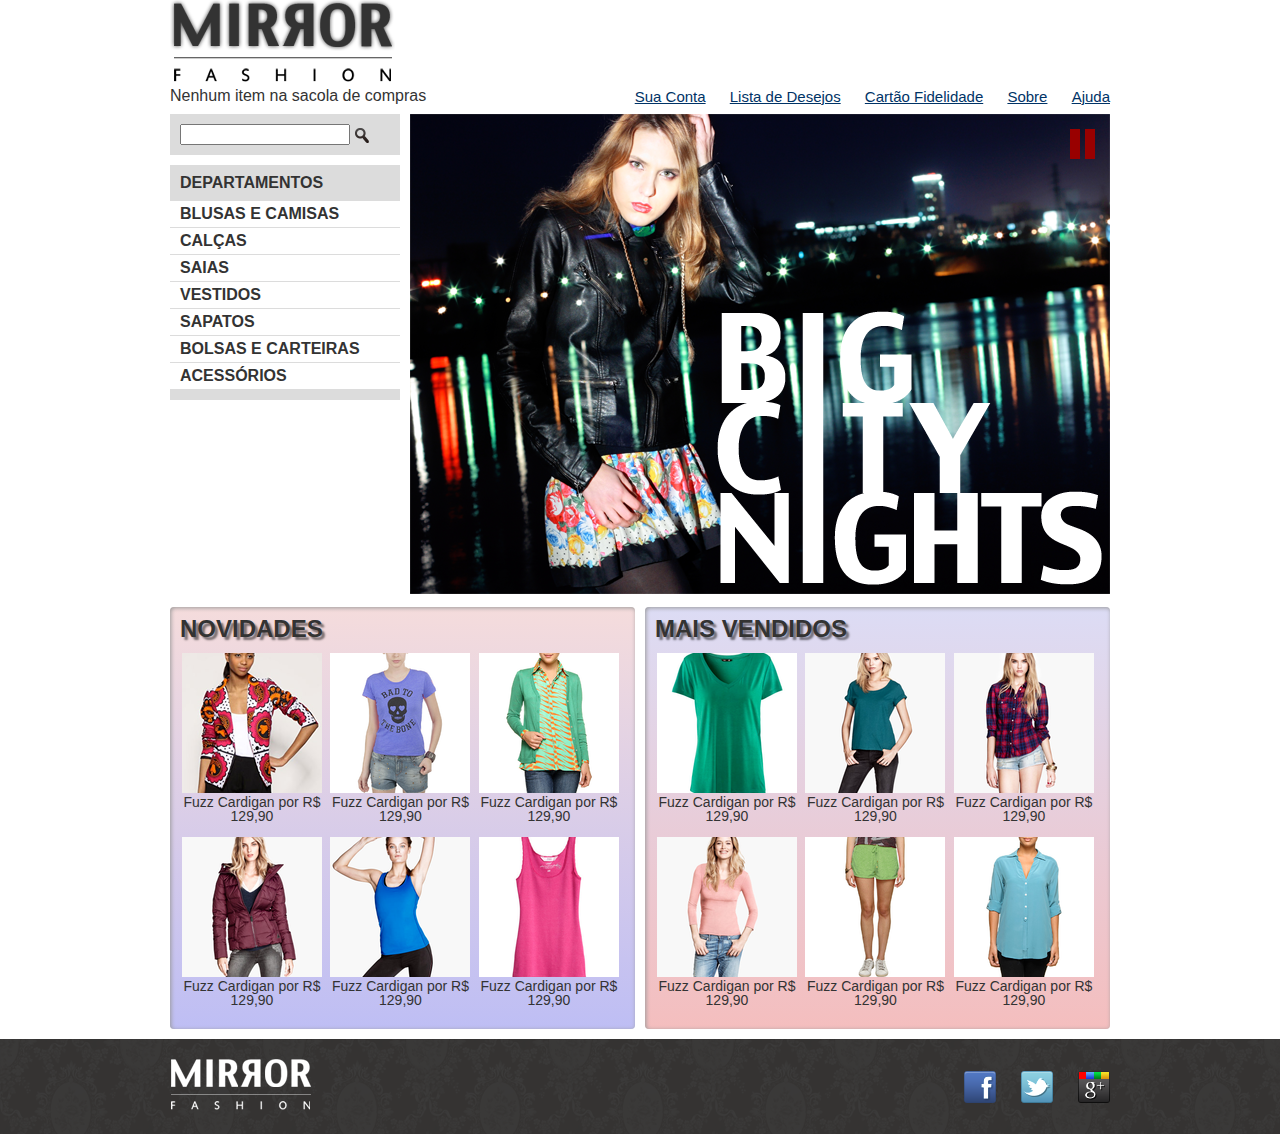
<file: index.HTML>
<!DOCTYPE html>

<html lang="pt-BR">

<head>
	<meta charset="UTF-8">
	<meta http-equiv="X-UA-Compatible" content="IE=edge">
	<meta name="viewport" content="width=device-width, initial-scale=1.0">
	<link rel="stylesheet" href="css/estilos.css">
	<link rel="stylesheet" href="css/reset_meyer.css">
	<link rel="stylesheet" href="css/mobile.css" media="(max-width: 939px)">
	<title>Mirror Fashion</title>
</head>

<body>
	<header class="container">
		<h1><img src="img/logo.png" alt="Mirror Fashion"></h1>
		
		<p class="sacola">
			Nenhum item na sacola de compras
		</p>
		
		<nav class="menu-opcoes">
			<ul>
				<li><a href="#">Sua Conta</a></li>
				<li><a href="#">Lista de Desejos</a></li>
				<li><a href="#">Cartão Fidelidade</a></li>
				<li><a href="sobre.html">Sobre</a></li>
				<li><a href="#">Ajuda</a></li>
			</ul>			
		</nav>
	</header>	
	
	<div class="container destaque">
	
		<section class="busca">
			<form>
				<input type="search">
				<input type="image" src="img/busca.png">
			</form>
		</section><!-- fim .busca -->
		
		<section class="menu-departamentos">
			<h2>Departamentos</h2>
			<nav>
				<ul>
					<li><a href="#">Blusas e Camisas</a>
						<ul>
							<li><a href="#">Manga curta</a></li>
							<li><a href="#">Manga comprida</a></li>
							<li><a href="#">Camisa social</a></li>
							<li><a href="#">Camisa casual</a></li>
						</ul>
					</li>
					<li><a href="#">Calças</a></li>
					<li><a href="#">Saias</a></li>
					<li><a href="#">Vestidos</a></li>
					<li><a href="#">Sapatos</a></li>
					<li><a href="#">Bolsas e Carteiras</a></li>
					<li><a href="#">Acessórios</a></li>
				</ul>
			</nav>
		</section><!-- fim .menu-departamentos -->
		
		<img src="img/destaque-home.png" alt="Promoção: Big City Night">
		<a href="#" class="pause"></a>
			
		<script src="js/home.js"></script>
	</div><!-- fim .container .destaque -->
	<div class="container paineis"><!-- os paineis de novidades e mais vendidos entrarão aqui dentro -->
		<section class="painel novidades">
			<h2>Novidades</h2>
			<ol>
				<!-- primeiro produto -->
				<li>
					<a href="produto.html">
						<figure>
							<img src="img/produtos/miniatura1.png">
							<figcaption>Fuzz Cardigan por R$ 129,90</figcaption>
						</figure>
					</a>					
				</li>
				<li>
					<a href="produto.html">
						<figure>
							<img src="img/produtos/miniatura2.png">
							<figcaption>Fuzz Cardigan por R$ 129,90</figcaption>
						</figure>
					</a>
				</li>
				<li>
					<a href="produto.html">
						<figure>
							<img src="img/produtos/miniatura3.png">
							<figcaption>Fuzz Cardigan por R$ 129,90</figcaption>
						</figure>
					</a>
				</li>
				<li>
					<a href="produto.html">
						<figure>
							<img src="img/produtos/miniatura4.png">
							<figcaption>Fuzz Cardigan por R$ 129,90</figcaption>
						</figure>
					</a>
				</li>
				<li>
					<a href="produto.html">
						<figure>
							<img src="img/produtos/miniatura5.png">
							<figcaption>Fuzz Cardigan por R$ 129,90</figcaption>
						</figure>
					</a>
				</li>
				<li>
					<a href="produto.html">
						<figure>
							<img src="img/produtos/miniatura6.png">
							<figcaption>Fuzz Cardigan por R$ 129,90</figcaption>
						</figure>
					</a>
				</li>
				<!-- coloque mais produtos aqui! -->
			</ol>
		</section>
		<section class="painel mais-vendidos">
			<h2>Mais Vendidos</h2>
			<ol>
				<li>
					<a href="produto.html">
						<figure>
							<img src="img/produtos/miniatura7.png">
							<figcaption>Fuzz Cardigan por R$ 129,90</figcaption>
						</figure>
					</a>
				</li>
				<li>
					<a href="produto.html">
						<figure>
							<img src="img/produtos/miniatura8.png">
							<figcaption>Fuzz Cardigan por R$ 129,90</figcaption>
						</figure>
					</a>
				</li>
				<li>
					<a href="produto.html">
						<figure>
							<img src="img/produtos/miniatura9.png">
							<figcaption>Fuzz Cardigan por R$ 129,90</figcaption>
						</figure>
					</a>
				</li>
				<li>
					<a href="produto.html">
						<figure>
							<img src="img/produtos/miniatura10.png">
							<figcaption>Fuzz Cardigan por R$ 129,90</figcaption>
						</figure>
					</a>
				</li>
				<li>
					<a href="produto.html">
						<figure>
							<img src="img/produtos/miniatura11.png">
							<figcaption>Fuzz Cardigan por R$ 129,90</figcaption>
						</figure>
					</a>
				</li>
				<li>
					<a href="produto.html">
						<figure>
							<img src="img/produtos/miniatura12.png">
							<figcaption>Fuzz Cardigan por R$ 129,90</figcaption>
						</figure>
					</a>
				</li>
			</ol>
		</section>
	</div>
	<footer>
		<div class="container">
			<img src="img/logo-rodape.png" alt="Logo Mirror Fashion">
			<ul class="social">
				<li><a href="http://facebook.com/mirrorfashion">Facebook</a></li>
				<li><a href="http://twitter.com/mirrorfashion">Twitter</a></li>
				<li><a href="http://plus.google.com/mirrorfashion">Google+</a></li>
			</ul>
		</div>
	</footer>
</body>
</html>
</file>
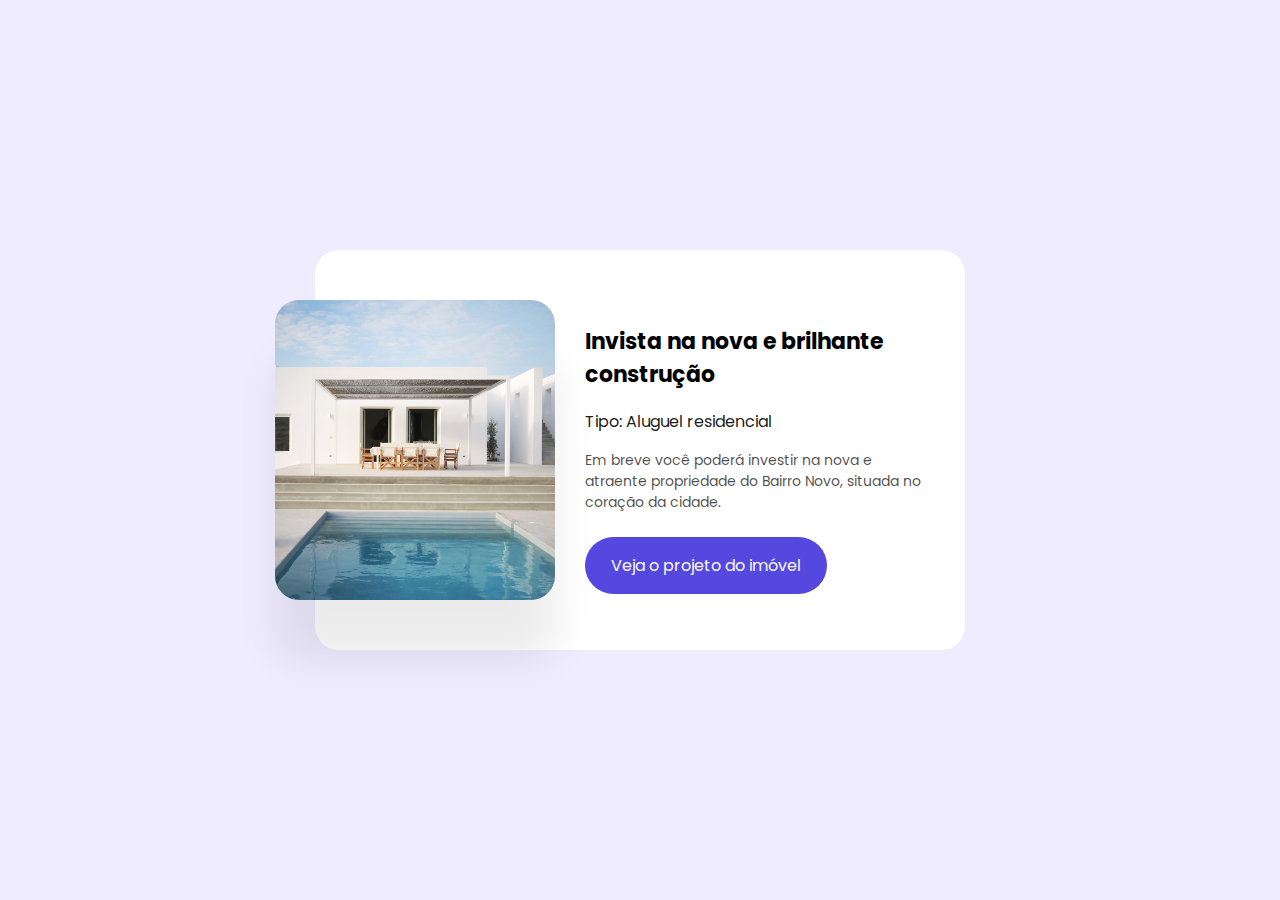
<file: desafios/card-1/index.html>
<!DOCTYPE html>
<html lang="pt-BR">
  <head>
    <meta charset="UTF-8" />
    <meta http-equiv="X-UA-Compatible" content="IE=edge" />
    <meta name="viewport" content="width=device-width, initial-scale=1.0" />
    <title>Card 1</title>
    <link rel="stylesheet" href="styles.css" />
    <link rel="preconnect" href="https://fonts.googleapis.com" />
    <link rel="preconnect" href="https://fonts.gstatic.com" crossorigin />
    <link
      href="https://fonts.googleapis.com/css2?family=Poppins:wght@300;400;500&display=swap"
      rel="stylesheet"
    />
  </head>
  <body>
    <div class="card">
      <img src="image.jpeg" />
      <div>
        <h2>Invista na nova e brilhante construção</h2>
        <h3>Tipo: Aluguel residencial</h3>
        <p>
          Em breve você poderá investir na nova e atraente propriedade do Bairro Novo, 
          situada no coração da cidade.
        </p>
        <button>Veja o projeto do imóvel</button>
      </div>
    </div>
  </body>
</html>
</file>
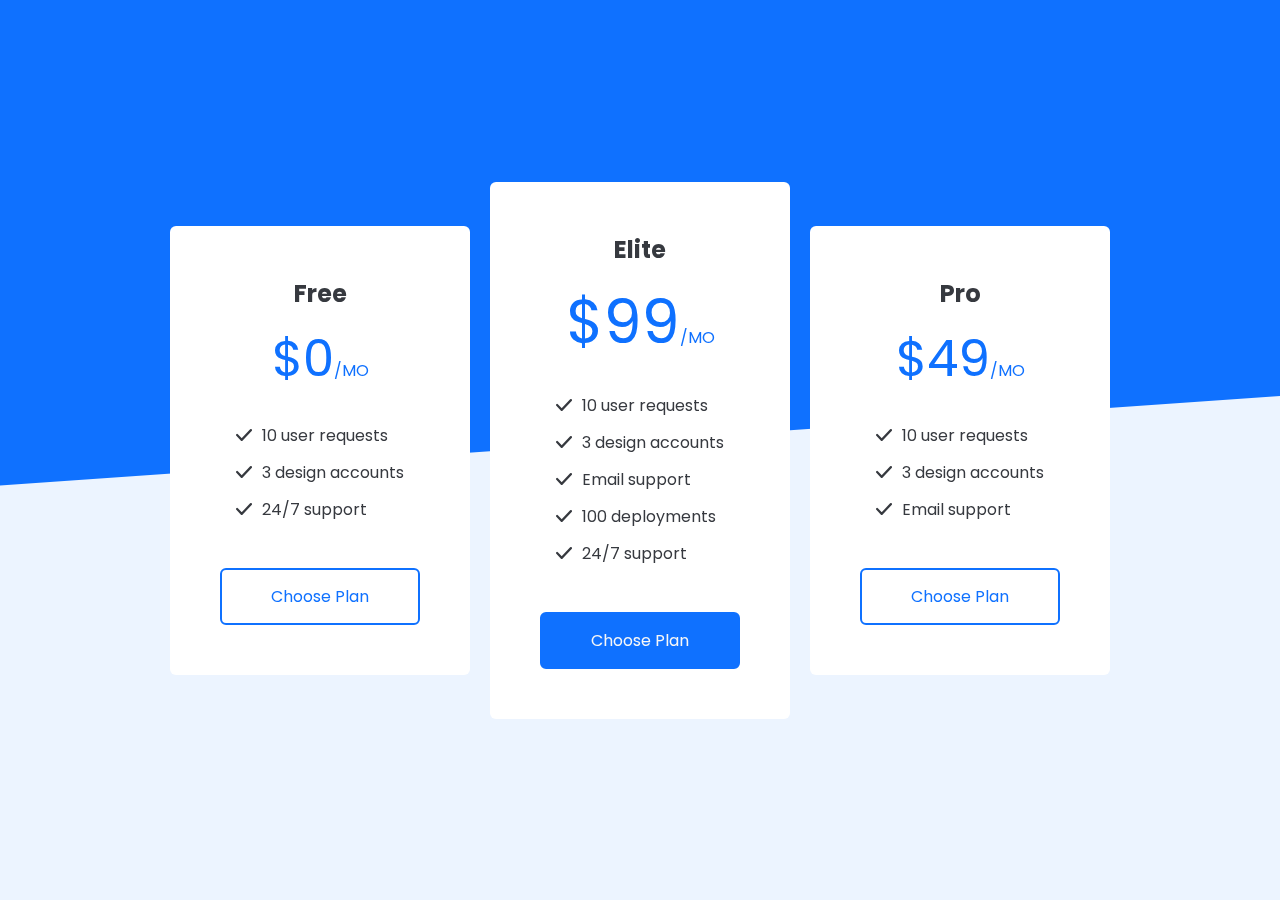
<file: desafios/card-2/index.html>
<!DOCTYPE html>
<html lang="pt-BR">
  <head>
    <meta charset="UTF-8" />
    <meta http-equiv="X-UA-Compatible" content="IE=edge" />
    <meta name="viewport" content="width=device-width, initial-scale=1.0" />
    <title>Card 2</title>
    <link rel="stylesheet" href="styles.css" />
    <link rel="preconnect" href="https://fonts.googleapis.com" />
    <link rel="preconnect" href="https://fonts.gstatic.com" crossorigin />
    <link
      href="https://fonts.googleapis.com/css2?family=Poppins:wght@300;400;500&display=swap"
      rel="stylesheet"
    />
  </head>
  <body>
    <div class="background"></div>
    <article class="card">
      <h2>Free</h2>
      <var><abbr>$</abbr>0<small>/MO</small></var>
      <ul>
        <li>
          <img src="check.svg" />
          <p>10 user requests</p>
        </li>
        <li>
          <img src="check.svg" />
          <p>3 design accounts</p>
        </li>
        <li>
          <img src="check.svg" />
          <p>24/7 support</p>
        </li>
      </ul>
      <button>Choose Plan</button>
    </article>
    <article class="card primary">
      <h2>Elite</h2>
      <var><abbr>$</abbr>99<small>/MO</small></var>
      <ul>
        <li>
          <img src="check.svg" />
          <p>10 user requests</p>
        </li>
        <li>
          <img src="check.svg" />
          <p>3 design accounts</p>
        </li>
        <li>
          <img src="check.svg" />
          <p>Email support</p>
        </li>
        <li>
          <img src="check.svg" />
          <p>100 deployments</p>
        </li>
        <li>
          <img src="check.svg" />
          <p>24/7 support</p>
        </li>
      </ul>
      <button class="primary">Choose Plan</button>
    </article>
    <article class="card">
      <h2>Pro</h2>
      <var><abbr>$</abbr>49<small>/MO</small></var>
      <ul>
        <li>
          <img src="check.svg" />
          <p>10 user requests</p>
        </li>
        <li>
          <img src="check.svg" />
          <p>3 design accounts</p>
        </li>
        <li>
          <img src="check.svg" />
          <p>Email support</p>
        </li>
      </ul>
      <button>Choose Plan</button>
    </article>
  </body>
</html>
</file>
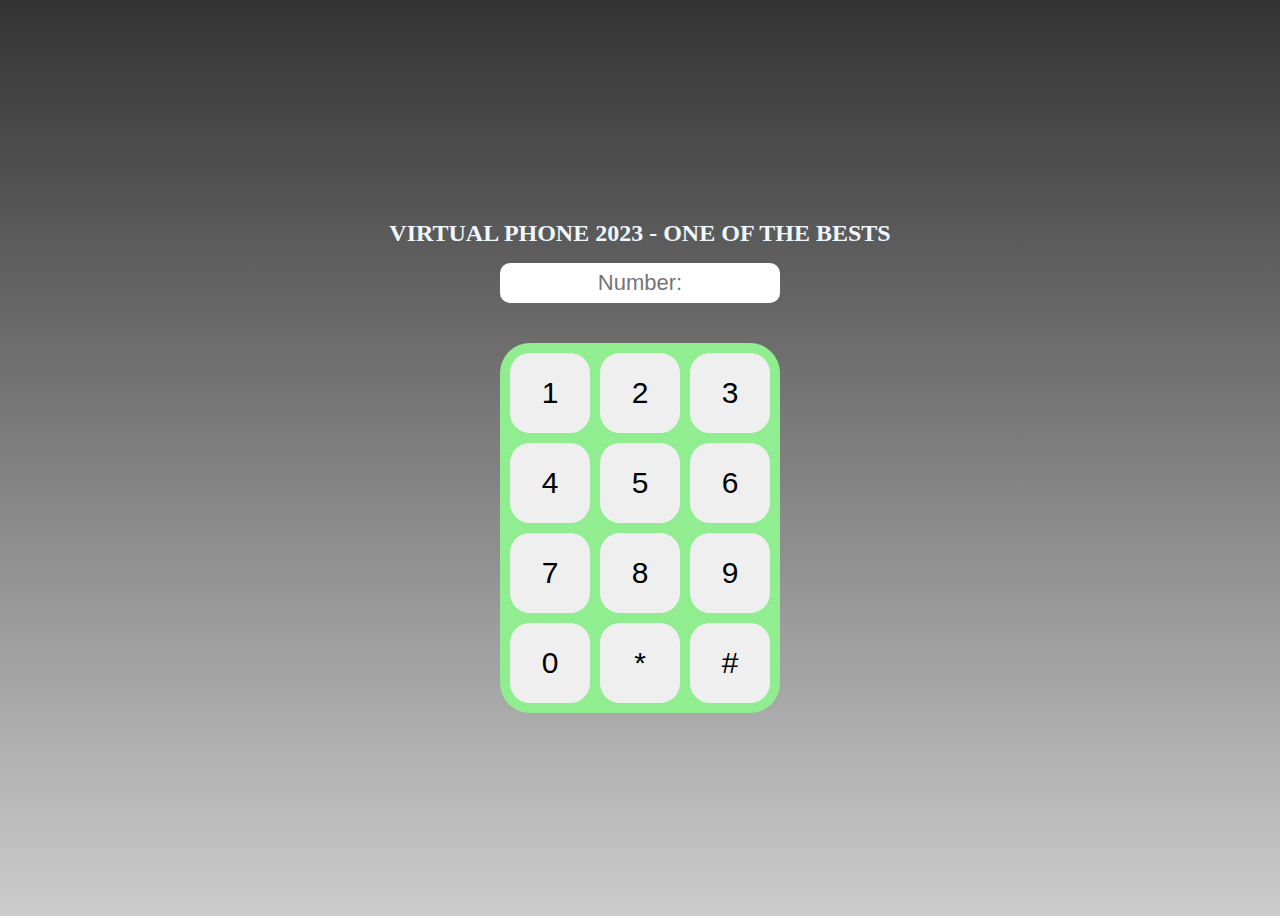
<file: desafios/Telefone/index.html>
<!DOCTYPE html>
<html lang="en">
<head>
    <meta charset="UTF-8">
    <meta http-equiv="X-UA-Compatible" content="IE=edge">
    <meta name="viewport" content="width=device-width, initial-scale=1.0">
    <link rel="stylesheet" href="style.css">
    <title>Virtual Phone</title>
</head>
<body>
    <h1>VIRTUAL PHONE 2023 - ONE OF THE BESTS</h1>
    <input type="tel" placeholder="Number:">
    <section class="teclado">
        <input type="button" value="1">
        <input type="button" value="2">
        <input type="button" value="3">
        <input type="button" value="4">
        <input type="button" value="5">
        <input type="button" value="6">
        <input type="button" value="7">
        <input type="button" value="8">
        <input type="button" value="9">
        <input type="button" value="0">
        <input type="button" value="*">
        <input type="button" value="#">

    </section>
</body>
</html>
</file>
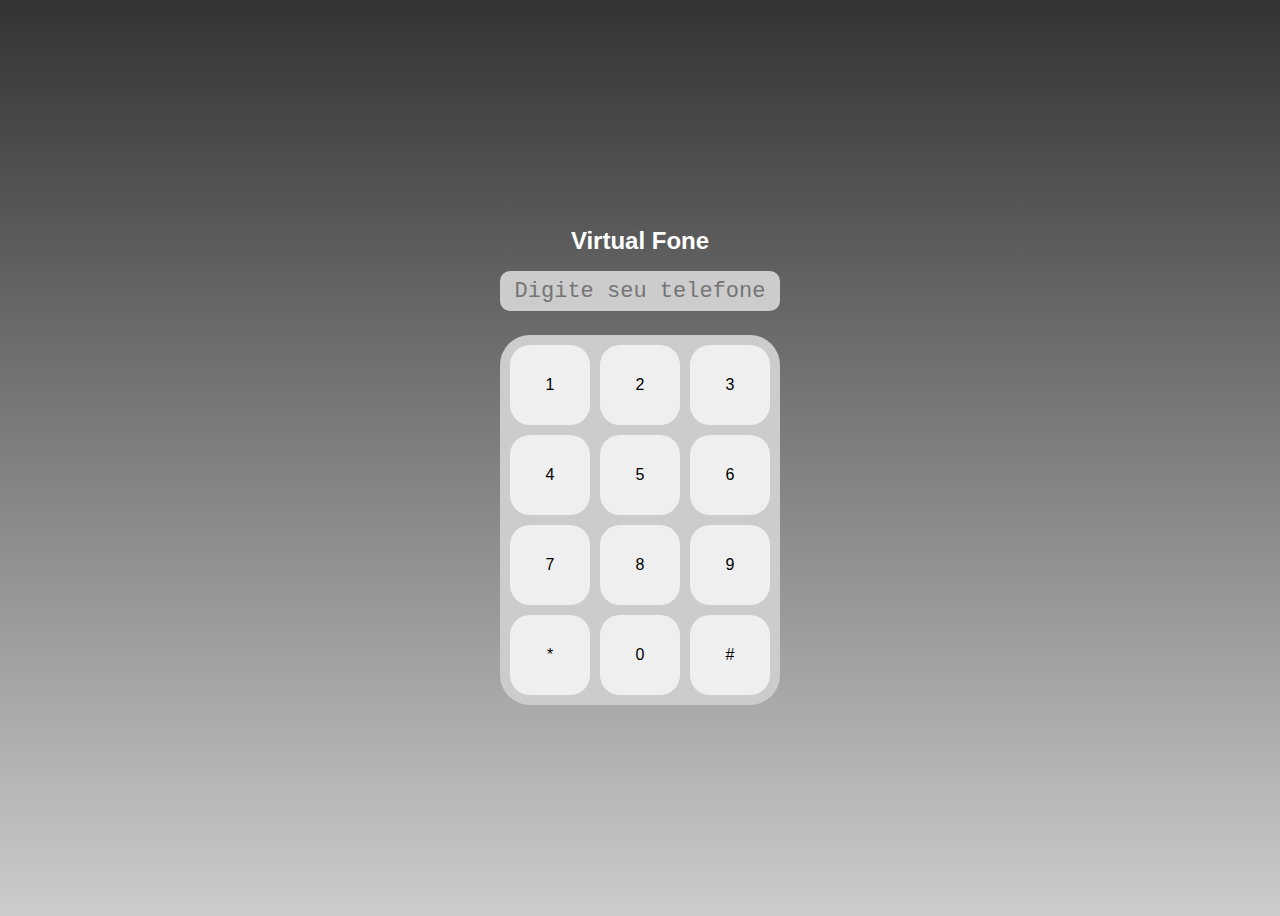
<file: desafios/virtual-fone/index.html>
<!DOCTYPE html>
<html lang="pt-BR">
<head>
    <meta charset="UTF-8">
    <meta http-equiv="X-UA-Compatible" content="IE=edge">
    <meta name="viewport" content="width=device-width, initial-scale=1.0">
    <link rel="stylesheet" href="estilo.css">
    <title>Virtual Fone</title>    
</head>
<body>
    <h1>Virtual Fone</h1>
    <input type="tel" placeholder="Digite seu telefone">
     <section class="teclado">
        <input type="button" value="1">
        <input type="button" value="2">
        <input type="button" value="3">
        <input type="button" value="4">
        <input type="button" value="5">
        <input type="button" value="6">
        <input type="button" value="7">
        <input type="button" value="8">
        <input type="button" value="9">
        <input type="button" value="*">
        <input type="button" value="0">
        <input type="button" value="#">        
      </section> 
      <script src="main.js"></script>     
</body>
</html>
</file>
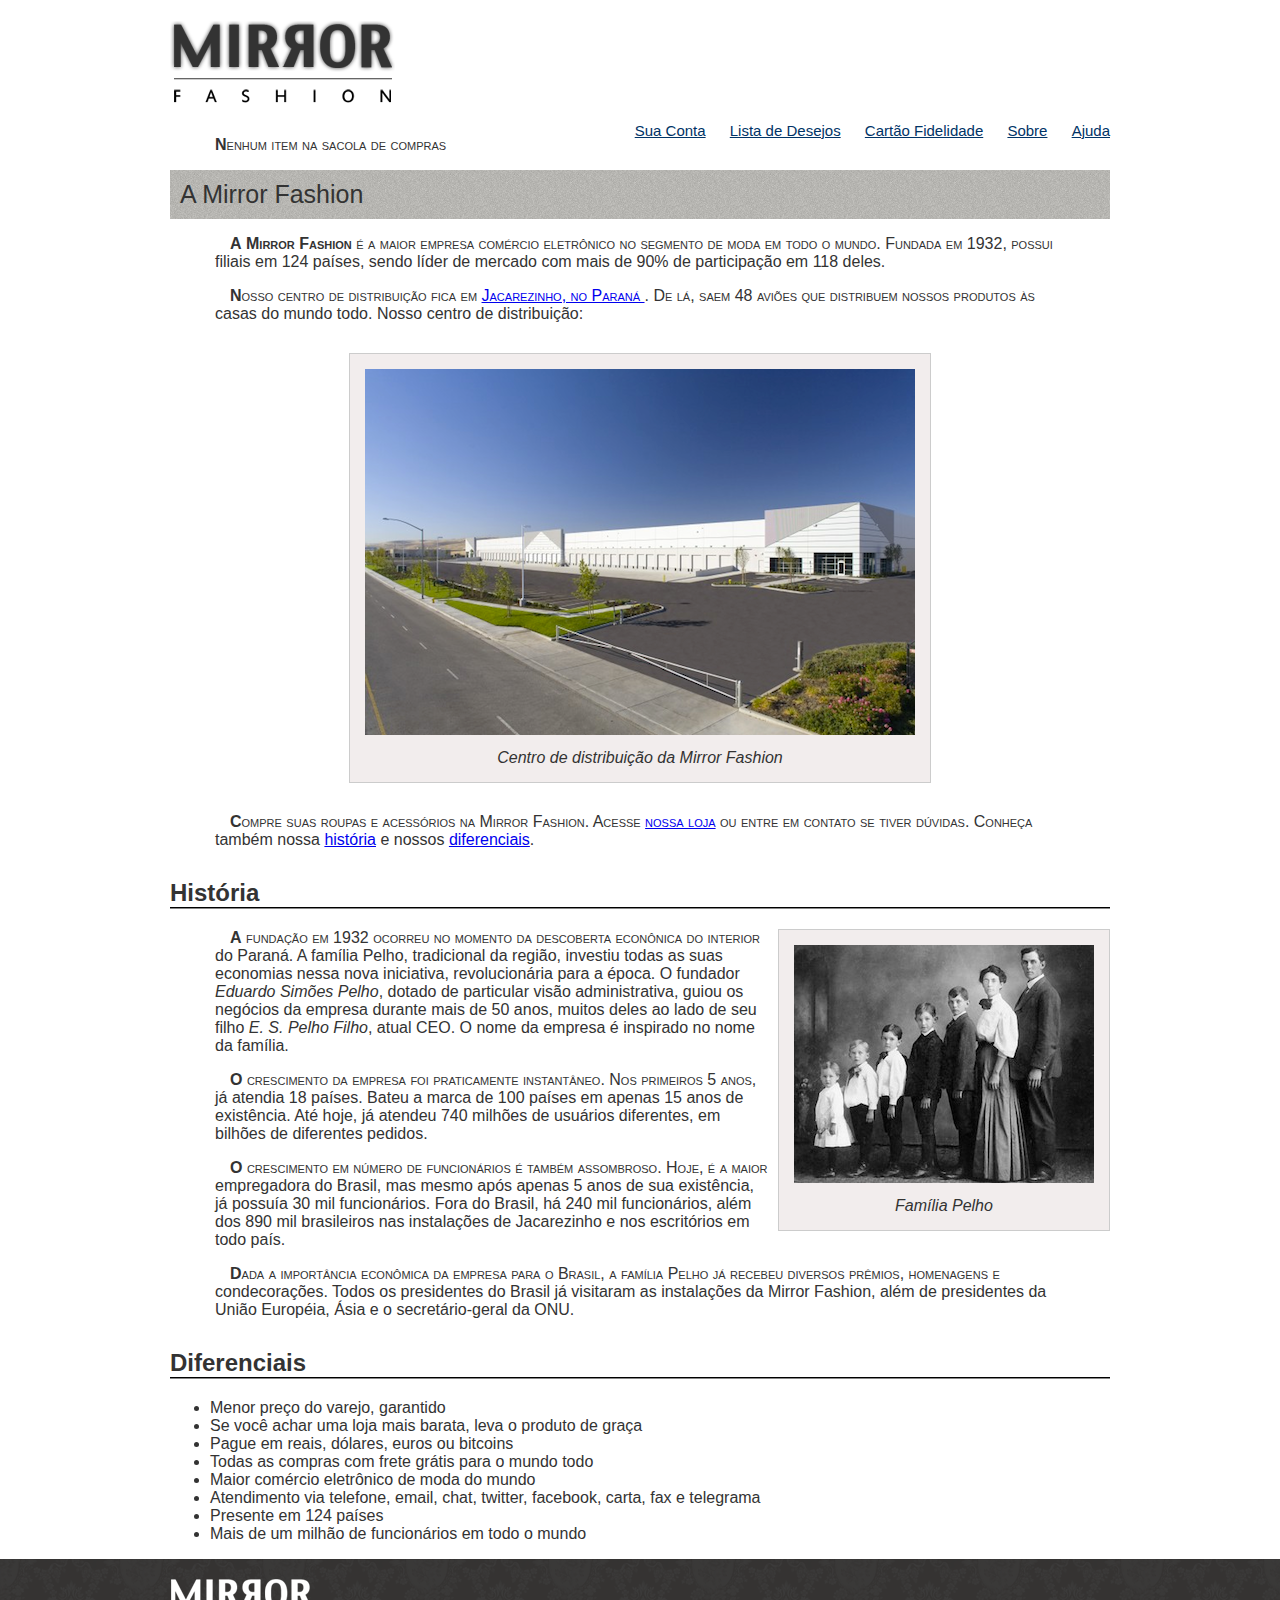
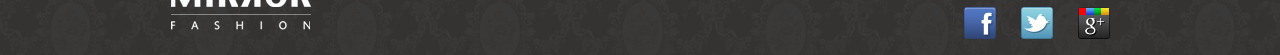
<file: sobre.HTML>
﻿<!DOCTYPE html>

<html lang="pt-BR">
	<head>
		<meta charset="UTF-8">
		<meta http-equiv="X-UA-Compatible" content="IE=edge">
		<meta name="viewport" content="width=device-width, initial-scale=1.0">
		<link rel="stylesheet" href="css/sobre.css">
		<link rel="stylesheet" href="css/estilos.css">
		<title>Sobre a Mirror Fashion</title>		
	</head>
	<body>
	
		<header class="container">
			<h1><img src="img/logo.png" alt="Mirror Fashion"></h1>
			
			<p class="sacola">
				Nenhum item na sacola de compras
			</p>
			
			<nav class="menu-opcoes">
				<ul>
					<li><a href="#">Sua Conta</a></li>
					<li><a href="#">Lista de Desejos</a></li>
					<li><a href="#">Cartão Fidelidade</a></li>
					<li><a href="sobre.html">Sobre</a></li>
					<li><a href="#">Ajuda</a></li>
				</ul>			
			</nav>
		</header>	
		
		<article class="container">
			
			<section class="sobre">
			
				<div class="titulo">A Mirror Fashion</div>			
				<p>A <strong>Mirror Fashion</strong> é a maior empresa comércio eletrônico no segmento de moda em todo o mundo.
				Fundada em 1932, possui filiais em 124 países, sendo líder de mercado com mais de 90% de
				participação em 118 deles.</p>
				
				<p>Nosso centro de distribuição fica em <a href="https://maps.google.com.br/?q=Jacarezinho">Jacarezinho, no Paraná </a>. De lá, saem 48 aviões que distribuem
				nossos produtos às casas do mundo todo. Nosso centro de distribuição:</p>
				
				<figure id="centro-distribuicao">
					<img src="img/centro-distribuicao.png">
					<figcaption>Centro de distribuição da Mirror Fashion</figcaption>
				</figure>
				
				<p>Compre suas roupas e acessórios na Mirror Fashion. Acesse <a href="index.html">nossa loja</a> ou entre em contato se tiver 
				dúvidas. Conheça também nossa <a href="#historia">história</a> e nossos <a href="#diferenciais">diferenciais</a>.</p>
				
			</section>			
			
			<section class="historia">
				<h2 id="historia">História</h2>
				
				<figure id="familia-pelho">
					<img src="img/familia-pelho.jpg">
					<figcaption>Família Pelho</figcaption>
				</figure>
				
				<p>A fundação em 1932 ocorreu no momento da descoberta econônica do interior do Paraná. A 
				família Pelho, tradicional da região, investiu todas as suas economias nessa nova iniciativa, 
				revolucionária para a época. O fundador <em>Eduardo Simões Pelho</em>, dotado de particular visão 
				administrativa, guiou os negócios da empresa durante mais de 50 anos, muitos deles ao lado 
				de seu filho <em>E. S. Pelho Filho</em>, atual CEO. O nome da empresa é inspirado no nome da família.</p>

				<p>O crescimento da empresa foi praticamente instantâneo. Nos primeiros 5 anos, já atendia 18 países. 
				Bateu a marca de 100 países em apenas 15 anos de existência. Até hoje, já atendeu 740 milhões 
				de usuários diferentes, em bilhões de diferentes pedidos.</p>

				<p>O crescimento em número de funcionários é também assombroso. Hoje, é a maior empregadora do 
				Brasil, mas mesmo após apenas 5 anos de sua existência, já possuía 30 mil funcionários. Fora do 
				Brasil, há 240 mil funcionários, além dos 890 mil brasileiros nas instalações de Jacarezinho e 
				nos escritórios em todo país.</p>

				<p>Dada a importância econômica da empresa para o Brasil, a família Pelho já recebeu diversos prêmios, 
				homenagens e condecorações. Todos os presidentes do Brasil já visitaram as instalações da Mirror 
				Fashion, além de presidentes da União Européia, Ásia e o secretário-geral da ONU.</p>
			</section>
			
			<section class="diferenciais">
				<h2 id="diferenciais">Diferenciais</h2>			
				<ul>
					<li>Menor preço do varejo, garantido</li>
					<li>Se você achar uma loja mais barata, leva o produto de graça</li>
					<li>Pague em reais, dólares, euros ou bitcoins</li>
					<li>Todas as compras com frete grátis para o mundo todo</li>
					<li>Maior comércio eletrônico de moda do mundo</li>
					<li>Atendimento via telefone, email, chat, twitter, facebook, carta, fax e telegrama</li>
					<li>Presente em 124 países</li>
					<li>Mais de um milhão de funcionários em todo o mundo</li>
				</ul>
			</section>
		</article>
		
		<footer>
			<div class="container">
				<img src="img/logo-rodape.png" alt="Logo Mirror Fashion">
				<ul class="social">
					<li><a href="http://facebook.com/mirrorfashion">Facebook</a></li>
					<li><a href="http://twitter.com/mirrorfashion">Twitter</a></li>
					<li><a href="http://plus.google.com/mirrorfashion">Google+</a></li>
				</ul>
			</div>
		</footer>
		
	</body>
</html>
</file>
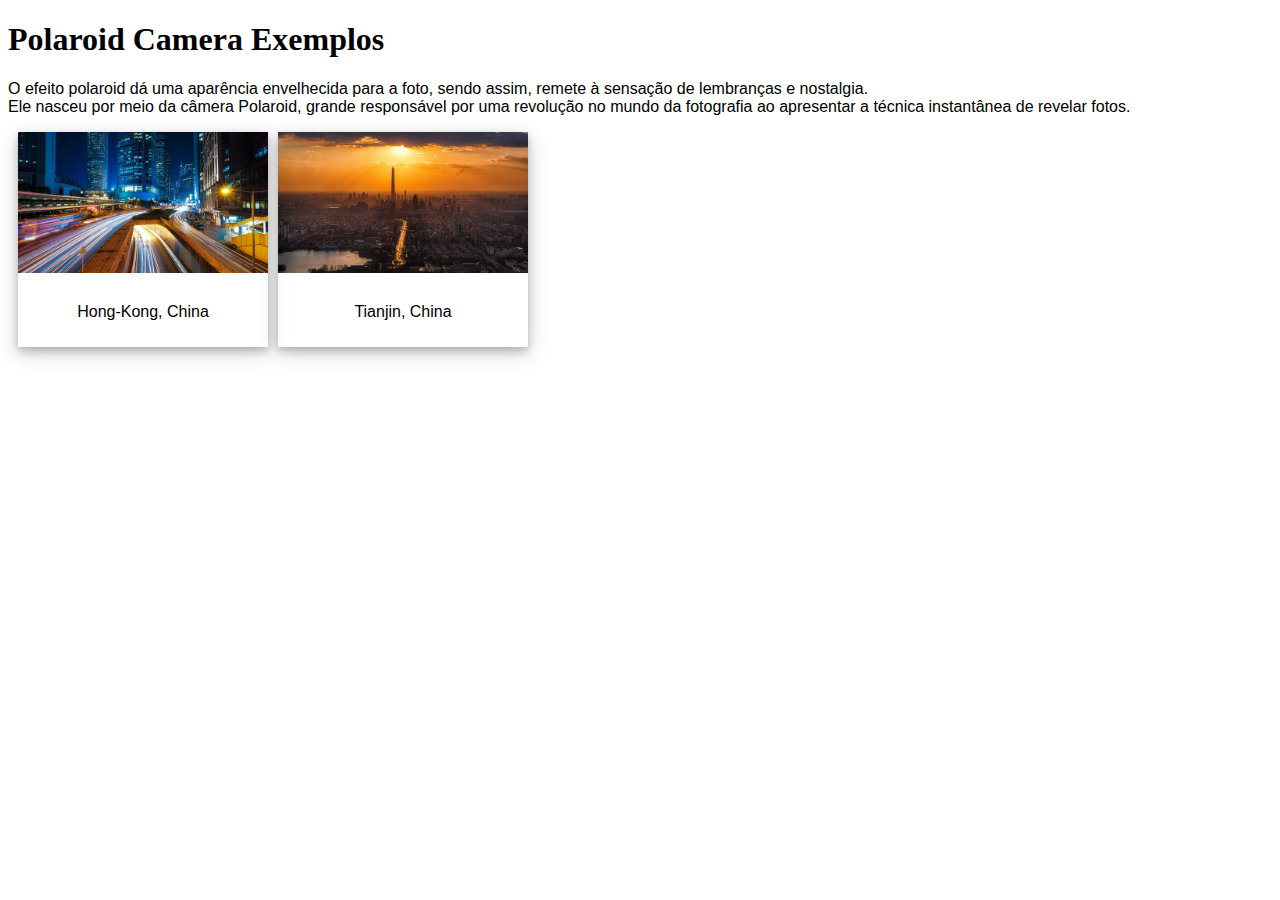
<file: desafios/polaroid.html>
<!DOCTYPE html>
<html lang="pt-BR">
<head>
    <meta charset="UTF-8">
    <meta http-equiv="X-UA-Compatible" content="IE=edge">
    <meta name="viewport" content="width=device-width, initial-scale=1.0">
    <link rel="stylesheet" href="estilo.css">
    <title>Polaroid</title>
</head>
<body>
        <h1>Polaroid Camera Exemplos</h1>
        
        <p>O efeito polaroid dá uma aparência envelhecida para a foto, sendo assim, remete à sensação de lembranças e nostalgia. 
        <br> Ele nasceu por meio da câmera Polaroid, grande responsável por uma revolução no mundo da fotografia ao apresentar a técnica instantânea de revelar fotos.</p>
        
        <div class="polaroid">
          <img src="img/hong-kong.jpg" alt="Hong-Kong">
          <div class="container">
            <p>Hong-Kong, China</p>
          </div>
        </div>
        
        <div class="polaroid">
          <img src="img/tianjin.jpg" alt="Tianjin">
          <div class="container">
            <p>Tianjin, China</p>
          </div>
        </div>  
        
</body>
</html>
</file>
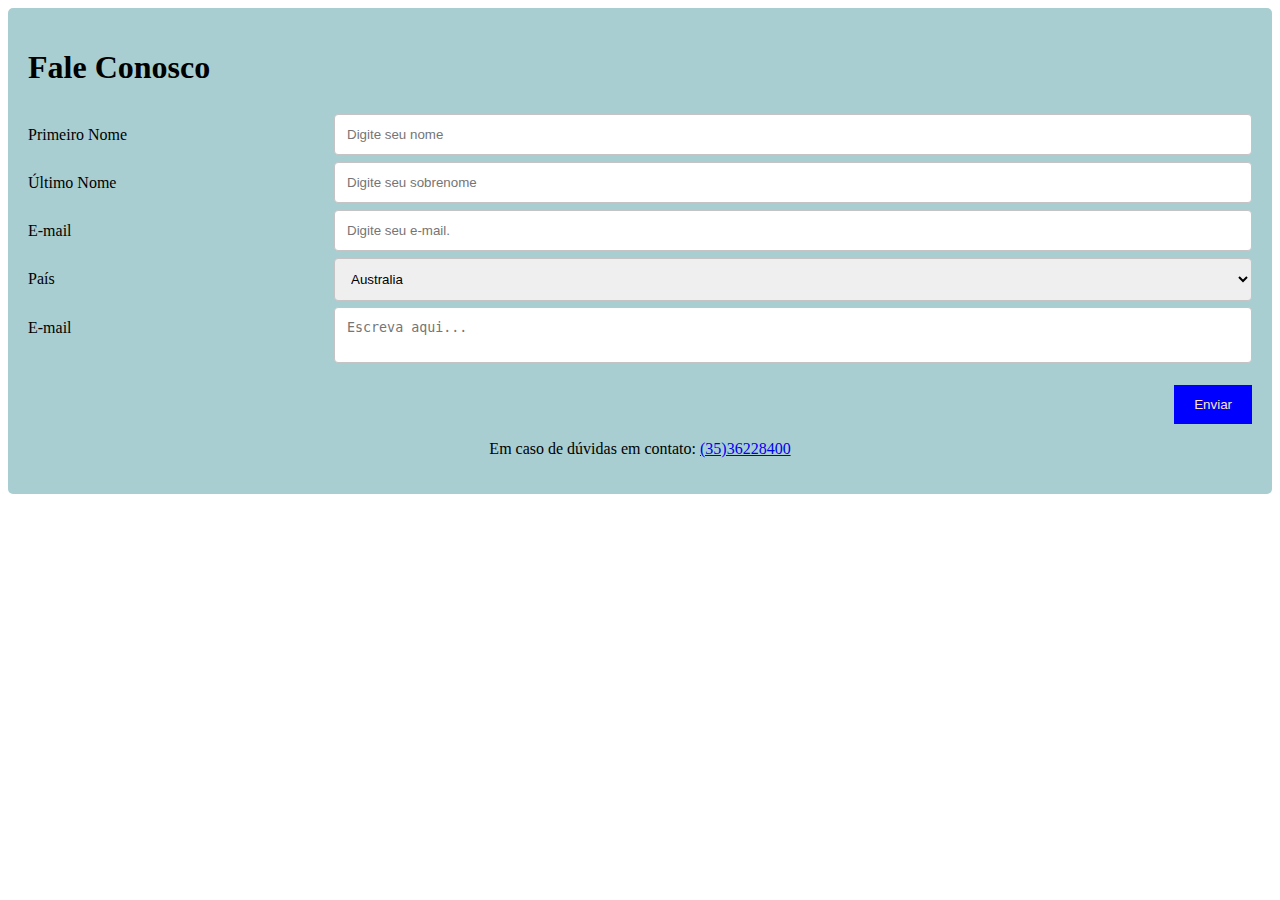
<file: forms/fale_conosco.html>
<!DOCTYPE html>
<html lang="pt-BR">

<head>
    <meta charset="UTF-8">
    <meta http-equiv="X-UA-Compatible" content="IE=edge">
    <meta name="viewport" content="width=device-width, initial-scale=1.0">
    <link rel="stylesheet" href="css/estilo.css">
    <title>Fale Conosco</title>
</head>

<body>
    <div class="container">
        <header>
            <h1>Fale Conosco</h1>
        </header>
        <form action="">
            <div class="row">
                <div class="col-25">
                    <label for="fname">Primeiro Nome</label>
                </div>
                <div class="col-75">
                    <input type="text" name="firstname" id="fname" required="true" placeholder="Digite seu nome">
                </div>
            </div>
            <div class="row">
                <div class="col-25">
                    <label for="lastname">Último Nome</label>
                </div>
                <div class="col-75">
                    <input type="text" name="lname" id="lastname" required="true" placeholder="Digite seu sobrenome">
                </div>
            </div>
            <div class="row">
                <div class="col-25">
                    <label for="email">E-mail</label>
                </div>
                <div class="col-75">
                    <input type="email" name="email" id="email" required="true" placeholder="Digite seu e-mail.">
                </div>
            </div>
            <div class="row">
                <div class="col-25">
                    <label for="country">País</label>
                </div>
                <div class="col-75">
                    <select name="country" id="country">
                        <option value="australia">Australia</option>
                        <option value="brasil">Brasil</option>
                        <option value="usa">USA</option>
                        <option value="argentina">Argentina</option>
                    </select>
                </div>
            </div>
            <div class="row">
                <div class="col-25">
                    <label for="subject">E-mail</label>
                </div>
                <div class="col-75">
                    <textarea name="subject" id="subject" placeholder="Escreva aqui..."></textarea>
                </div>
            </div>
            <br>
            <div class="row">
                <input type="submit" value="Enviar">
            </div>
        </form>
        <footer>
            <p>Em caso de dúvidas em contato:
                <a href="tel:+553536228400">(35)36228400</a>
            </p>
        </footer>
    </div>
</body>

</html>
</file>
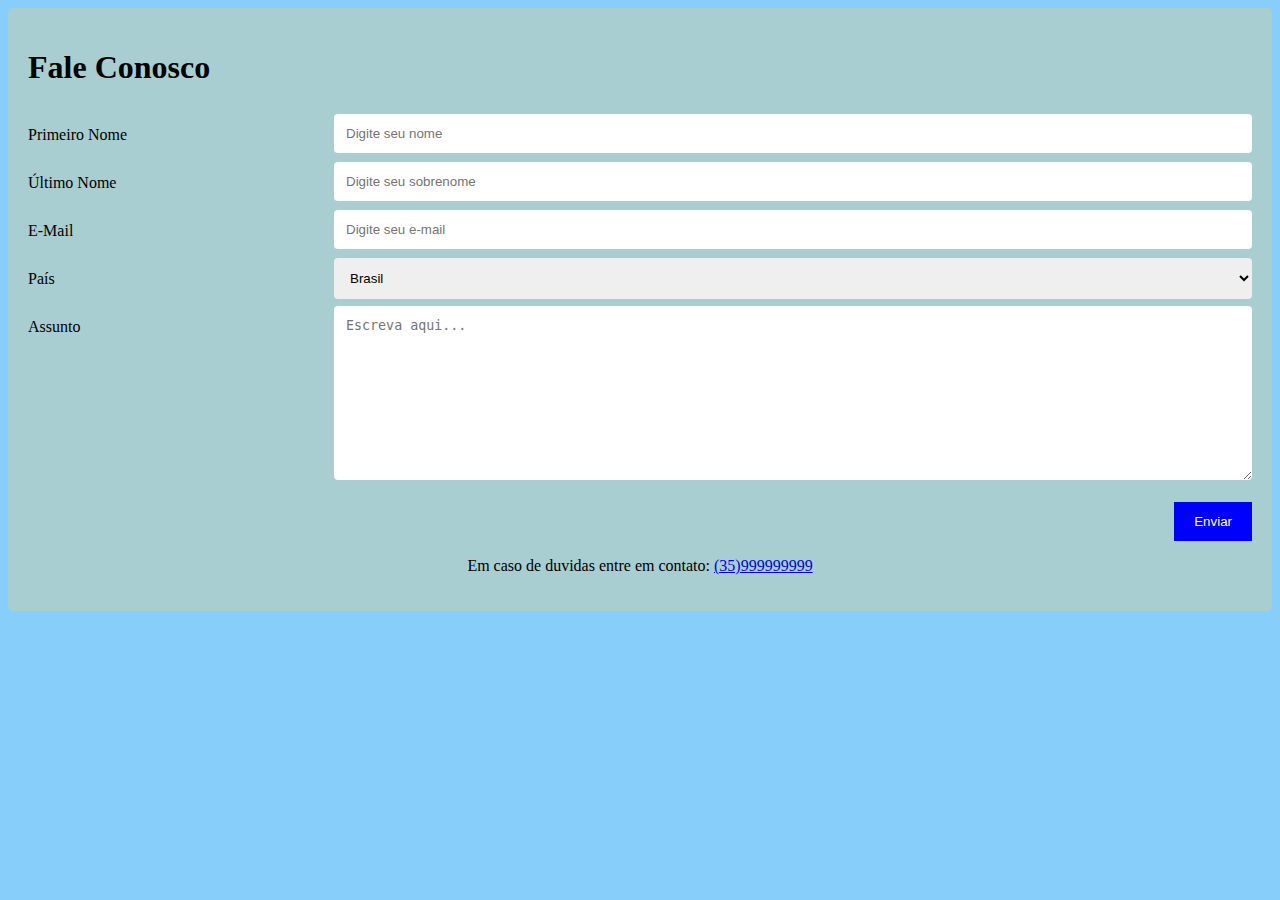
<file: forms/faleconosco.HTML>
<!DOCTYPE html>
<html lang="pt-BR">

<head>
    <meta charset="UTF-8">
    <meta http-equiv="X-UA-Compatible" content="IE=edge">
    <meta name="viewport" content="width=device-width, initial-scale=1.0">
    <link rel="stylesheet" href="estilo.css">
    <title>Fale Conosco</title>
</head>

<body>
    <div class="container">
        <header>
            <h1>Fale Conosco</h1>
        </header>
        <form action="">
            <div class="row">
                <div class="col-25">
                    <label for="fname">Primeiro Nome</label>
                </div>
                <div class="col-75">
                    <input type="text" name="firstname" id="fname" required="true" placeholder="Digite seu nome">
                </div>
            </div>
            <div class="row">
                <div class="col-25">
                    <label for="lastname">Último Nome</label>
                </div>
                <div class="col-75">
                    <input type="text" name="lname" id="lastname" required="true" placeholder="Digite seu sobrenome">
                </div>
            </div>
            <div class="row">
                <div class="col-25">
                    <label for="email">E-Mail</label>
                </div>
                <div class="col-75">
                    <input type="email" name="email" id="email" required="true" placeholder="Digite seu e-mail">
                </div>
            </div>
            <div class="row">
                <div class="col-25">
              <label for="paises">País</label>
              </div>
              <div class="col-75">      
            <select name="paises" id="paises" >
              <option value="op1">Brasil</option>
              <option value="op2">Mexico</option>
              <option value="op3">Portugal</option>
              <option value="op4">EUA</option>
              <option value="op5">Paraguai</option>
            </select>
        </div>
        </div>
            <div class="row">
                <div class="col-25">
                    <label for="message">Assunto</label>
                </div>
                <div class="col-75">
                    <textarea name="message" id="message" cols="30" rows="10" placeholder="Escreva aqui..."></textarea>

                    </div>
            </div>
          
            <br>
            <div class="row">
                <input type="submit" value="Enviar">
            </div>
        </form>
        <footer>
            <p>Em caso de duvidas entre em contato:
            <a href="tel:+5535999999999">(35)999999999</a>
        </p>

        </footer>
    </div>
</body>

</html>
</file>
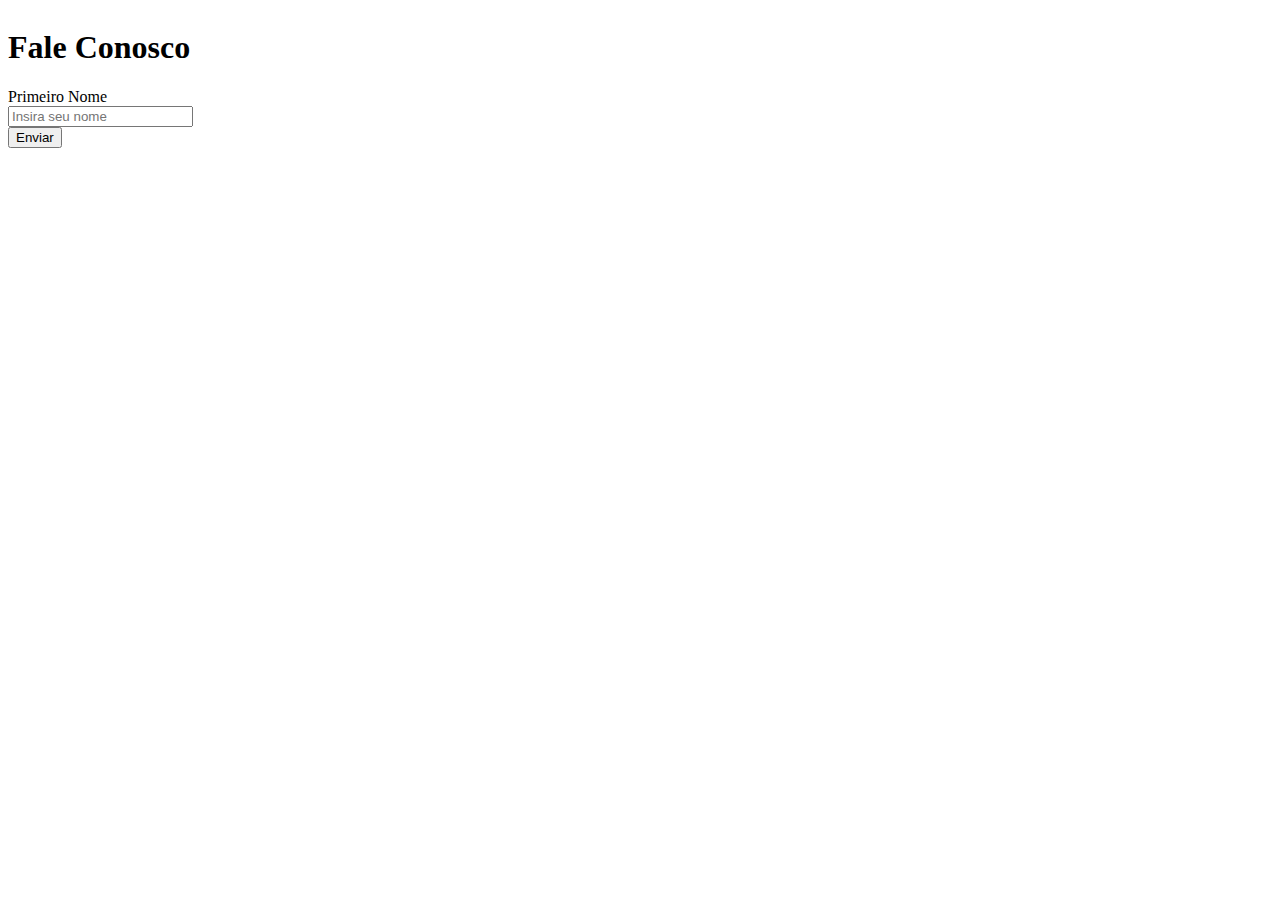
<file: .vscode/Forms/fale_conosco.html>
<!DOCTYPE html>
<html lang="en">
<head>
    <meta charset="UTF-8">
    <meta http-equiv="X-UA-Compatible" content="IE=edge">
    <meta name="viewport" content="width=device-width, initial-scale=1.0">
    <link rel="stylesheet" href="estilo.css">
    <title>Fale conosco</title>
</head>
<body>
    <div class="container">
    <header>
        <h1>Fale Conosco</h1>
    </header>
    <form action="">
        <div class="rows">
                <div class="col-25">
                    <label for="fname">Primeiro Nome</label>
                </div>            
                <div class="col-75">
                        <input type="text" name="firstname" id="fname" required="true" placeholder="Insira seu nome">
                </div>
                <div class="row">
                    <input type="submit" value="Enviar">
                </div>
        </div>


    </form>
    </div>

</body>
</html>
</file>
<file: css/estilos.css>
﻿﻿.sacola {
	background: url(../img/sacola.png) no-repeat top right;

	font-size: 14px;
	padding-right: 35px;
	padding-top: 8px;
	text-align: right;
	width: 140px;

	position: absolute;
	top: 0;
	right: 0;
}

.menu-opcoes {
	position: absolute;
	bottom: 0;
	right: 0;
}

.menu-opcoes ul {
	font-size: 15px;
}

.menu-opcoes ul li {
	display: inline;
	margin-left: 20px;
}

.menu-opcoes a {
	color: #003366;
}

.container {
	margin: 0 auto;
	width: 940px;
}

header {
	position: relative;
}

body {
	color: #333333;
	font-family: "Lucida Sans Unicode", "Lucida Grande", sans-serif;
}

.busca,
.menu-departamentos {
	background-color: #dcdcdc;
	font-weight: bold;
	text-transform: uppercase;
	margin-right: 10px;
	width: 230px;

	float: left;
}

.menu-departamentos {
	clear: left;
	/* Não permite que a classe busca flutue a esquerda */

	margin-top: 10px;
	padding-bottom: 10px;
}

.busca h2,
.busca form,
.menu-departamentos h2 {
	margin: 10px;
}

.menu-departamentos li {
	background-color: white;
	margin-bottom: 1px;
	padding: 5px 10px;
}

.menu-departamentos a {
	color: #333333;
	text-decoration: none;
}

.busca input {
	vertical-align: middle;
}

.busca input[type=search] {
	width: 170px;
}

.destaque {
	margin-top: 10px;
	position: relative;
}

.painel {
	margin: 10px 0;
	padding: 10px;
	width: 445px;
	border-radius: 4px;
	box-shadow: inset 1px 1px 4px #999;
}

.novidades {
	float: left;
	background-color: #f5dcdc;
	background: linear-gradient(#f5dcdc, #bebef4);
}

.mais-vendidos {
	float: right;
	background-color: #dcdcf5;
	background: linear-gradient(#dcdcf5, #f4bebe);
}

.painel li {
	display: inline-block;
	vertical-align: top;
	width: 140px;
	margin: 2px;
	padding-bottom: 10px;
	transition: 0.7s ease-out;
}

.painel h2 {
	font-size: 24px;
	font-weight: bold;
	text-transform: uppercase;
	margin-bottom: 10px;
	text-shadow: 3px 3px 2px rgba(0, 0, 0, 0.5);
}

.painel a {
	color: #333;
	font-size: 14px;
	text-align: center;
	text-decoration: none;
}

footer {
	background-image: url(../img/fundo-rodape.png);
	clear: both;
	padding: 20px 0;
}

footer .container {
	position: relative;

}

.social a {
	/* tamanho da imagem */
	height: 32px;
	width: 32px;
	/* image replacement */
	display: block;
	text-indent: -9999px;
}

.social a[href*="facebook.com"] {
	background-image: url(../img/facebook.png);
}

.social a[href*="twitter.com"] {
	background-image: url(../img/twitter.png);
}

.social a[href*="plus.google.com"] {
	background-image: url(../img/googleplus.png);
}

.social {
	position: absolute;
	top: 12px;
	right: 0;

}

.social li {
	float: left;
	margin-left: 25px;
}

.menu-opcoes a:hover {
	color: #007dc6;
}

.menu-opcoes a:active {
	color: red;
}

.menu-departamentos li ul {
	display: none;
}

.menu-departamentos li:hover ul {
	display: block;
}

.menu-departamentos ul ul li {
	background-color: #dcdcdc;
}

.menu-departamentos li li a:before {
	content: '- ';
}

.painel li:hover {
	background-color: rgba(255, 255, 255, 0.8);
	box-shadow: 0 0 5px #333;
	transition: 0.7s ease-in;
	transform: scale(1.2) rotate(-5deg);
}

.painel li:nth-child(2n):hover {
	transform: scale(1.2) rotate(5deg);
}

.pause,
.play {
	display: block;
	position: absolute;
	right: 15px;
	top: 15px;
}
.pause {
	border-left: 10px solid #900;
	border-right: 10px solid #900;
	height: 30px;
	width: 5px;
}
.play {
	border-left: 25px solid #900;
	border-bottom: 15px solid transparent;
	border-top: 15px solid transparent;
}
</file>
<file: css/mobile.css>
.container {
	width: 96%;
}
header h1 {
	text-align: center;
}
header h1 img {
	max-width: 50%;
}
.sacola {
	display: none;
}
.menu-opcoes {
	position: static;
	text-align: center;
}
.menu-opcoes ul li {
	display: inline-block;
	margin: 5px;
}
.busca,
.menu-departamentos,
.destaque img {
	margin-right: 0;
	width: 100%;
}
.painel {
	width: auto;
}
.painel li {
	width: 30%;
}
.painel img {
	width: 100%;
}
.pause,
.play {
	display: none;
}
/*usar 2 colunas no nosso menu quando chegarmos em 480px (um iPhone em
paisagem)*/
@media (min-width: 480px) {
	header h1 {
		margin: 5px 0;
	}
	.menu-departamentos {
		padding-bottom: 10px;
		margin-bottom: 10px;
	}
	/* Seletor de filho direto (>) vai pegar só a ul principal, filho direto 
	de nav e não os netos */
	.menu-departamentos nav > ul {
		-webkit-column-count: 2;
		-moz-column-count: 2;
		column-count: 2;
	}
}

@media (min-width: 720px) {
	header h1 {
		text-align: left;
	}
	.menu-opcoes {
		position: absolute;
	}
	.sacola {
		display: block;
	}
	.painel li {
		width: 15%;
	}
	.busca, .menu-departamentos {
		margin-right: 1%;
		width: 30%;
	}
	.menu-departamentos nav > ul {
		-webkit-column-count: 1;
		-moz-column-count: 1;
		column-count: 1;
	}
	.destaque img {
		width: 69%;
	}
}
</file>
<file: desafios/card-1/styles.css>
body,
html {
  height: 100%;
}

* {
  box-sizing: border-box;
}

body {
  display: flex;
  align-items: center;
  justify-content: center;
  margin: 0;
  background: #efecff;
  background-size: 16px 16px;
  font-family: "Euclid Circular A", "Poppins";
}

.card {
  display: flex;
  align-items: center;
  width: 75vw;
  max-width: 650px;
  padding: 50px 30px 50px 20px;
  background: #ffffff;
  border-radius: 24px;
}

.card img {
  max-width: 280px;
  width: 28vw;
  height: 300px;
  object-fit: cover;
  margin-left: -60px;
  margin-right: 30px;
  border-radius: inherit;
  box-shadow: 0 60px 40px rgb(0 0 0 / 8%);
}

.card h2 {
  font-size: 22px;
  margin-right: 30px;
}

.card h3 {
  font-size: 16px;
  font-weight: 400;
  color: rgb(0 0 0 / 90%);
}

.card p {
  font-size: 14px;
  font-weight: 400;
  color: rgb(0 0 0 / 70%);
  margin-bottom: 24px;
}

.card button {
  border: 0;
  background: linear-gradient(90deg, #5448de, #5448de);
  color: #f8f8f8;
  font-family: inherit;
  padding: 16px 26px;
  font-size: 16px;
  border-radius: 40px;
}

@media (width <= 740px) {
  .card {
    margin: 0 40px;
    padding-left: 50px;
    padding-right: 50px;
    width: 100%;
    text-align: center;
    flex-direction: column;
  }

  .card h2 {
    margin-right: 0;
    font-size: 26px;
  }

  .card img {
    margin: -100px 0 30px 0;
    width: 100%;
    max-width: 1000px;
  }
}
</file>
<file: desafios/card-2/styles.css>
* {
  box-sizing: border-box;
}

body {
  display: flex;
  align-items: center;
  justify-content: center;
  flex-direction: column;
  gap: 20px;
  padding: 60px 0;
  margin: 0;
  color: #36393f;
  background: #ecf4ff;
  background-size: 16px 16px;
  font-family: "Euclid Circular A", "Poppins";
}

.background {
  position: fixed;
  z-index: -1;
  top: -100px;
  left: -100px;
  right: -100px;
  height: 60vh;
  rotate: -4deg;
  background: #0f71ff;
}

.card {
  display: grid;
  place-items: center;
  gap: 10px;
  order: 2;
  width: 75%;
  margin: 0 auto;
  border-radius: 6px;
  padding: 50px;
  background: #ffffff;
  font-size: 125%;
}

.card.primary {
  order: 1;
}

.card.primary var {
  font-size: 60px;
}

@media (width >= 660px) {
  .card {
    width: 60vw;
  }
}

@media (width >= 960px) {
  body {
    padding: 0;
    flex-direction: row;
  }

  body,
  html {
    height: 100%;
  }

  .card {
    width: 300px;
    max-width: 300px;
    margin: 0;
    font-size: 100%;
  }

  .card.primary {
    order: 2;
  }
}

p,
h2 {
  margin: 0;
}

.card var {
  color: #0f71ff;
  font-weight: 400;
  font-size: 50px;
  font-style: normal;
  margin-bottom: 10px;
}

.card var small {
  font-size: 16px;
}

ul {
  list-style: none;
  padding: 0;
  margin: 0 0 30px;
}

ul li {
  display: flex;
  gap: 10px;
  align-items: center;
  padding: 6px 0;
}

ul li img {
  width: 16px;
}

.card button {
  display: grid;
  place-items: center;
  min-width: 200px;
  padding: 14px 0;
  border-radius: 6px;
  border: 2px solid #0f71ff;
  background: transparent;
  color: #0f71ff;
  font-size: inherit;
  font-family: inherit;
}

.card button.primary {
  background: #0f71ff;
  color: #f7f7f7;
}
</file>
<file: desafios/Telefone/style.css>
* {
    box-sizing: border-box;
}

body{
    display:flex;
    justify-content: center;
    align-items: center;
    flex-direction: column;
    background-image: linear-gradient(to top,rgba(0,0,0,0.2),rgba(0,0,0,0.8));
    min-height: 100vh;
}

h1{
    font-family: 'Times New Roman', Times, serif;
    font-size: 24px;
    color:aliceblue;
}

input {
    border: none;
    color: inherit;
    font-size: inherit;
    font-family:'Courier New', Courier, monospace;

}

.teclado{
    display:grid;
    grid-template-columns: repeat(3,1fr);
    gap: 10px;

    background-color: lightgreen;
    border-radius: 30px;
    padding: 10px;
}

input[type=tel] {
    background-color: white;
    border-radius: 10px;
font-family: Arial, Helvetica, sans-serif;
font-size: 22px;
height: 40px;
margin-bottom: 40px;
padding: 10px;
text-align: center;
width: 280px;
}

input[type=button]{
    height: 80px;
    width: 80px;
    border-radius: 20px;
   font-family: Arial, Helvetica, sans-serif;
   font-size: 30px;
   cursor:pointer;
}
input[type=button]:hover {
    font-weight: bold;
    box-shadow: 0 4px 8px 0 rgba(0,0,0,0.5);
    
}
</file>
<file: desafios/virtual-fone/estilo.css>
* {
    box-sizing: border-box;
  }
  
  body {
    display: flex;
    justify-content: center;
    align-items: center;
    flex-direction: column;
  
    background-image: linear-gradient(to top, rgba(0,0,0,0.2), rgba(0,0,0,0.8));
    min-height: 100vh;  

  }
  
  input {
    border: none;
    color: inherit;
    font-size: inherit;
    font-weight: inherit;
    font-family: inherit;
  }
  
  h1 {
    font-family: 'Montserrat', sans-serif;
    font-size: 24px;
    color: #fff;
  }
  
  .teclado {
    display: grid;
    grid-template-columns: repeat(3, 1fr);
    gap: 10px; 
  
    background-color: #cccccc;
    border-radius: 30px;
  
    padding: 10px;    
  }
  
  input[type=button] {
    border-radius: 20px;
    cursor: pointer;
    font-family: 'Montserrat', sans-serif;
    height: 80px;
    width: 80px;   
  }

  input[type=button]:hover{
    box-shadow: 0 4px 8px 0 rgba(0, 0, 0, 0.5);
    font-weight: bold;
  }
  
  input[type=tel] {
    background-color: #cccccc;
    border-radius: 10px;
    font-family: monospace;
    font-size: 22px;
    height: 40px;
    margin-bottom: 24px;
    padding: 10px;
    text-align: center;
    width: 280px;
  }
</file>
<file: css/sobre.css>
/*body{
	color: #333333;
	font-family: "Lucida Sans Unicode", "Lucida Grande", sans-serif;
	margin-left: auto;
	margin-right: auto;
	width: 940px
}Substituido pelo contanier*/
body{
	margin: 0;	
}

.titulo{ /*Substituindo o H1*/
	background-image: url(../img/sobre-background.jpg);	
	padding: 10px;
	font-size: 25px;
}
h2{
	border-bottom: 2px groove #333333;
	margin-top: 30px;
}
figure{
	background-color: #F2EDED;
	border: 1px solid #ccc;
	text-align: center;
	padding: 15px;
	margin: 30px;
}
figcaption{
	font-style: italic;
	margin-top: 10px;
}
p{
	padding: 0 45px;
	text-indent: 15px;
}

#centro-distribuicao{
	margin-left: auto;
	margin-right: auto;	
	width: 550px;
}
#rodape {
	color: #777;
	margin: 30px 0;
	padding: 30px 0;
}
#rodape img {
	margin-right: 30px;
	vertical-align: middle;
	width: 94px;
}
#familia-pelho {
	float: right;
	margin: 0 0 10px 10px;	
}

p:first-letter{
	font-weight: bold;
}

h1 + p{
	text-indent: 0;
}

p:first-line{
	font-variant: small-caps;
}
</file>
<file: desafios/estilo.css>
p {
    font-family: Arial, Helvetica, sans-serif
}

div.polaroid {
    width: 250px;
    box-shadow: 0 4px 8px 0 rgba(0, 0, 0, 0.2),
                         0 6px 20px 0 rgba(0, 0, 0, 0.19);
    text-align: center;
    float: left;
    margin-left: 10px;
}

div.container {
    padding: 10px;
}

div.polaroid img {
    width: 100%;    
}

div.polaroid img:hover {
    opacity: 0.8;
    filter:sepia(100%);    
}

div.container:hover {
    font-weight: bold;
}
</file>
<file: forms/css/estilo.css>
* {
    box-sizing: border-box;
}

input[type=text], input[type=email], select, textarea{
    width: 100%;
    padding: 12px;
    border: 1px solid #c5c3c3;
    border-radius: 4px;
    resize: none;
}

input[type=submit]{
    float: right;
    padding: 12px 20px;
    border: none;
    background-color: blue;
    color: bisque;
    cursor: pointer;
}

input[type=submit]:hover{
    background-color: rgba(80, 80, 234, 0.776);
    text-decoration: underline;
}

label{
    padding: 12px 12px 12px 0;
    display: inline-block;
}

.container {
    background-color: #a8ced2;
    padding: 20px;
    font-family: 'Times New Roman', Times, serif;
    border-radius: 5px;
}

.col-25{
    float: left;
    width: 25%;
    margin-top: 6px;
}

.col-75{
    float: left;
    width: 75%;
    margin-top: 6px;
}

.row::after{
    content: "";
    display: table;
    clear: both;
}

footer{
    text-align: center;
}
</file>
<file: forms/estilo.css>
* {
    box-sizing: border-box;
}

input[type=text],input[type=email], select, textarea{
width:100%;
padding: 12px;
border:1px;
border-radius:4px;
resize:both;
}

label{
    padding: 12px 12px 12px 0;
    display:inline-block;
}

input[type=submit]{
    float:right;
    padding: 12px 20px;
    border: none;
    background-color: blue;
    color:white;
    cursor: pointer;
}

input[type=submit]:hover{
    background-color: rgba(80,80, 234,0.776);

}

.container {
    background-color: #a8ced2;
    padding: 20px;
    font-family: 'Times New Roman', Times, serif;
    border-radius: 5px;
}

.col-25{
    float: left;
    width: 25%;
    margin-top: 6px;
}

.col-75{
    float: left;
    width: 75%;
    margin-top: 6px;
}

.row::after{
    content: "";
    display: table;
    clear: both;
}

body {
background-color: lightskyblue;
}

footer{
    text-align: center;

}
</file>
<file: .vscode/Forms/estilo.css>
.container{
    float:left;
    left:0px;

}
</file>
